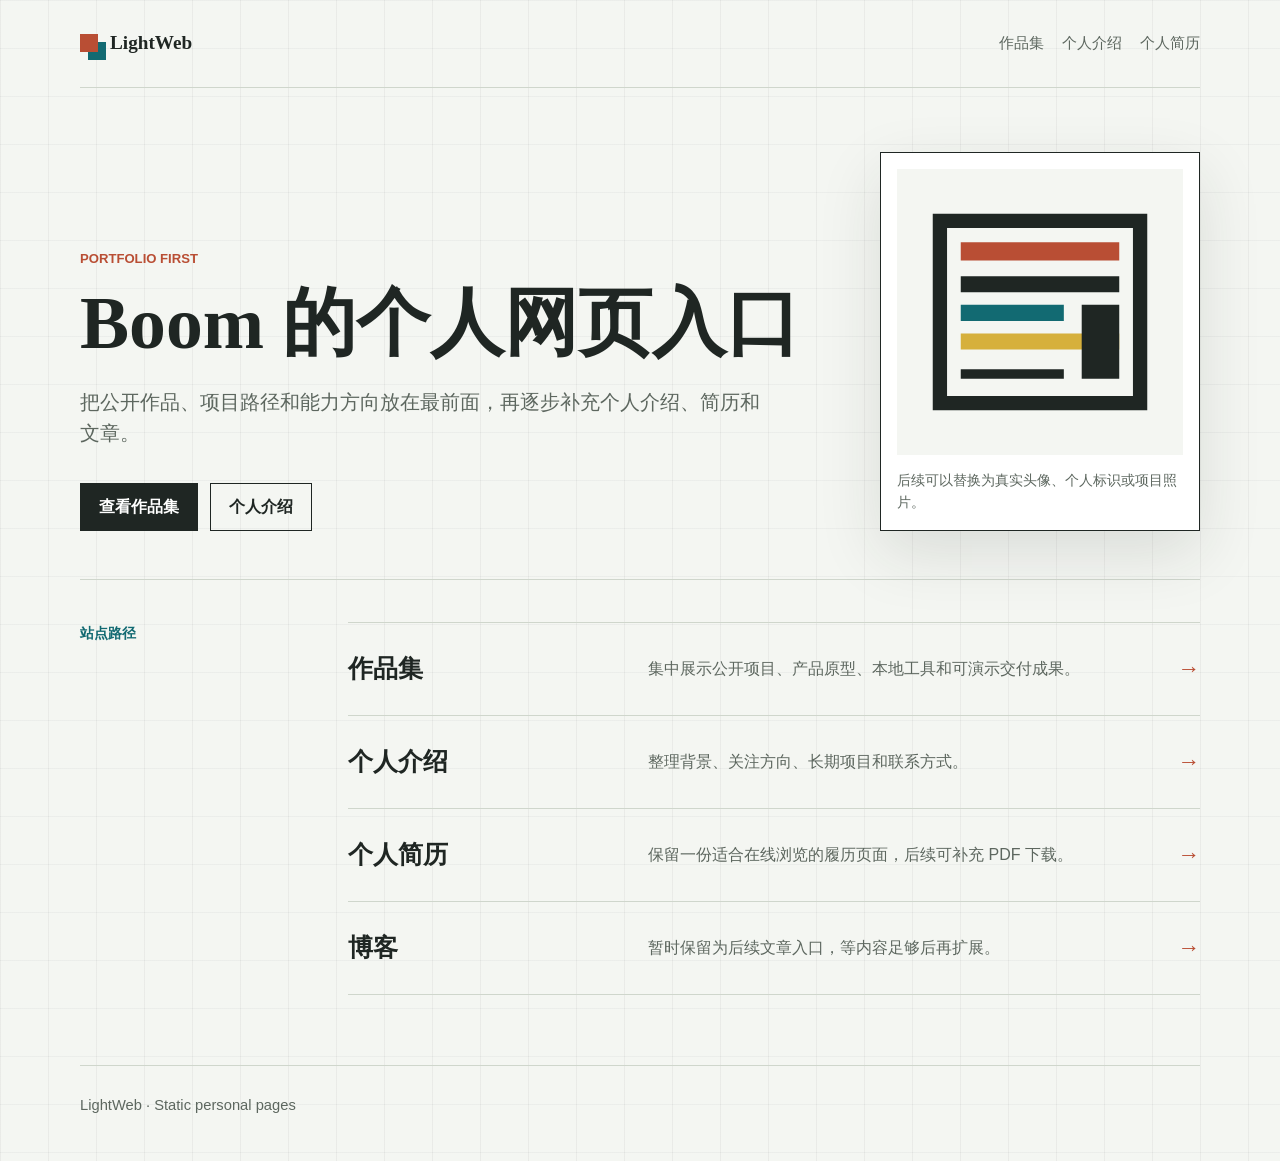
<file: index.html>
<!doctype html>
<html lang="zh-CN">
  <head>
    <meta charset="utf-8">
    <meta name="viewport" content="width=device-width, initial-scale=1">
    <meta name="description" content="Boom 的个人网页入口，汇总作品集、个人介绍和公开项目。">
    <link rel="icon" href="assets/images/profile-mark.svg" type="image/svg+xml">
    <link rel="stylesheet" href="assets/styles/site.css">
    <link rel="canonical" href="./">
    <title>Boom | LightWeb</title>
  </head>
  <body>
    <div class="site-shell">
      <header class="site-header">
        <a class="brand" href="./" aria-label="返回个人主页">
          <span class="brand-mark" aria-hidden="true"></span>
          <span>LightWeb</span>
        </a>
        <nav class="site-nav" aria-label="主导航">
          <a href="pages/projects/">作品集</a>
          <a href="pages/about/">个人介绍</a>
          <a href="pages/resume/">个人简历</a>
        </nav>
      </header>

      <main>
        <section class="hero" aria-labelledby="home-title">
          <div>
            <p class="eyebrow">Portfolio first</p>
            <h1 id="home-title">Boom 的个人网页入口</h1>
            <p class="lede">
              把公开作品、项目路径和能力方向放在最前面，再逐步补充个人介绍、简历和文章。
            </p>
            <div class="hero-actions" aria-label="主要入口">
              <a class="action-link" href="pages/projects/">查看作品集</a>
              <a class="action-link secondary" href="pages/about/">个人介绍</a>
            </div>
          </div>

          <figure class="profile-art">
            <img src="assets/images/profile-mark.svg" alt="LightWeb 个人站点标记">
            <figcaption>后续可以替换为真实头像、个人标识或项目照片。</figcaption>
          </figure>
        </section>

        <section class="route-band" aria-labelledby="routes-title">
          <p class="section-label" id="routes-title">站点路径</p>
          <ul class="route-list">
            <li>
              <a href="pages/projects/">
                <span class="route-title">作品集</span>
                <span class="route-desc">集中展示公开项目、产品原型、本地工具和可演示交付成果。</span>
                <span class="route-arrow" aria-hidden="true">→</span>
              </a>
            </li>
            <li>
              <a href="pages/about/">
                <span class="route-title">个人介绍</span>
                <span class="route-desc">整理背景、关注方向、长期项目和联系方式。</span>
                <span class="route-arrow" aria-hidden="true">→</span>
              </a>
            </li>
            <li>
              <a href="pages/resume/">
                <span class="route-title">个人简历</span>
                <span class="route-desc">保留一份适合在线浏览的履历页面，后续可补充 PDF 下载。</span>
                <span class="route-arrow" aria-hidden="true">→</span>
              </a>
            </li>
            <li>
              <a href="pages/blog/">
                <span class="route-title">博客</span>
                <span class="route-desc">暂时保留为后续文章入口，等内容足够后再扩展。</span>
                <span class="route-arrow" aria-hidden="true">→</span>
              </a>
            </li>
          </ul>
        </section>
      </main>

      <footer class="site-footer">
        <span>LightWeb · Static personal pages</span>
      </footer>
    </div>
  </body>
</html>
</file>
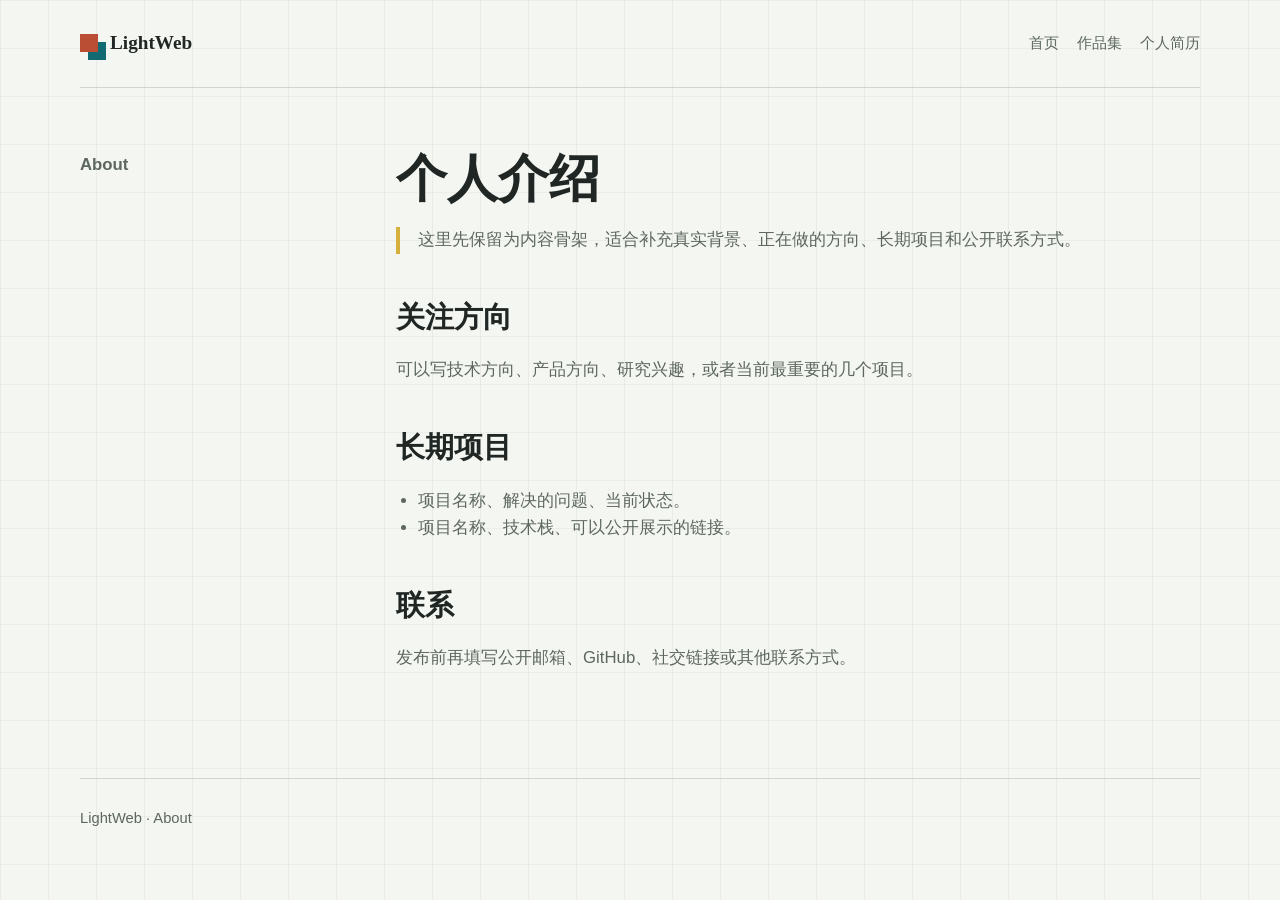
<file: pages/about/index.html>
<!doctype html>
<html lang="zh-CN">
  <head>
    <meta charset="utf-8">
    <meta name="viewport" content="width=device-width, initial-scale=1">
    <meta name="description" content="Boom 的个人介绍。">
    <link rel="icon" href="../../assets/images/profile-mark.svg" type="image/svg+xml">
    <link rel="stylesheet" href="../../assets/styles/site.css">
    <title>个人介绍 | LightWeb</title>
  </head>
  <body>
    <div class="site-shell">
      <header class="site-header">
        <a class="brand" href="../../" aria-label="返回个人主页">
          <span class="brand-mark" aria-hidden="true"></span>
          <span>LightWeb</span>
        </a>
        <nav class="site-nav" aria-label="主导航">
          <a href="../../">首页</a>
          <a href="../projects/">作品集</a>
          <a href="../resume/">个人简历</a>
        </nav>
      </header>

      <main class="content-page">
        <aside>
          <p class="section-label">About</p>
        </aside>
        <article>
          <h1>个人介绍</h1>
          <p class="page-note">
            这里先保留为内容骨架，适合补充真实背景、正在做的方向、长期项目和公开联系方式。
          </p>

          <h2>关注方向</h2>
          <p>可以写技术方向、产品方向、研究兴趣，或者当前最重要的几个项目。</p>

          <h2>长期项目</h2>
          <ul>
            <li>项目名称、解决的问题、当前状态。</li>
            <li>项目名称、技术栈、可以公开展示的链接。</li>
          </ul>

          <h2>联系</h2>
          <p>发布前再填写公开邮箱、GitHub、社交链接或其他联系方式。</p>
        </article>
      </main>

      <footer class="site-footer">
        <span>LightWeb · About</span>
      </footer>
    </div>
  </body>
</html>
</file>
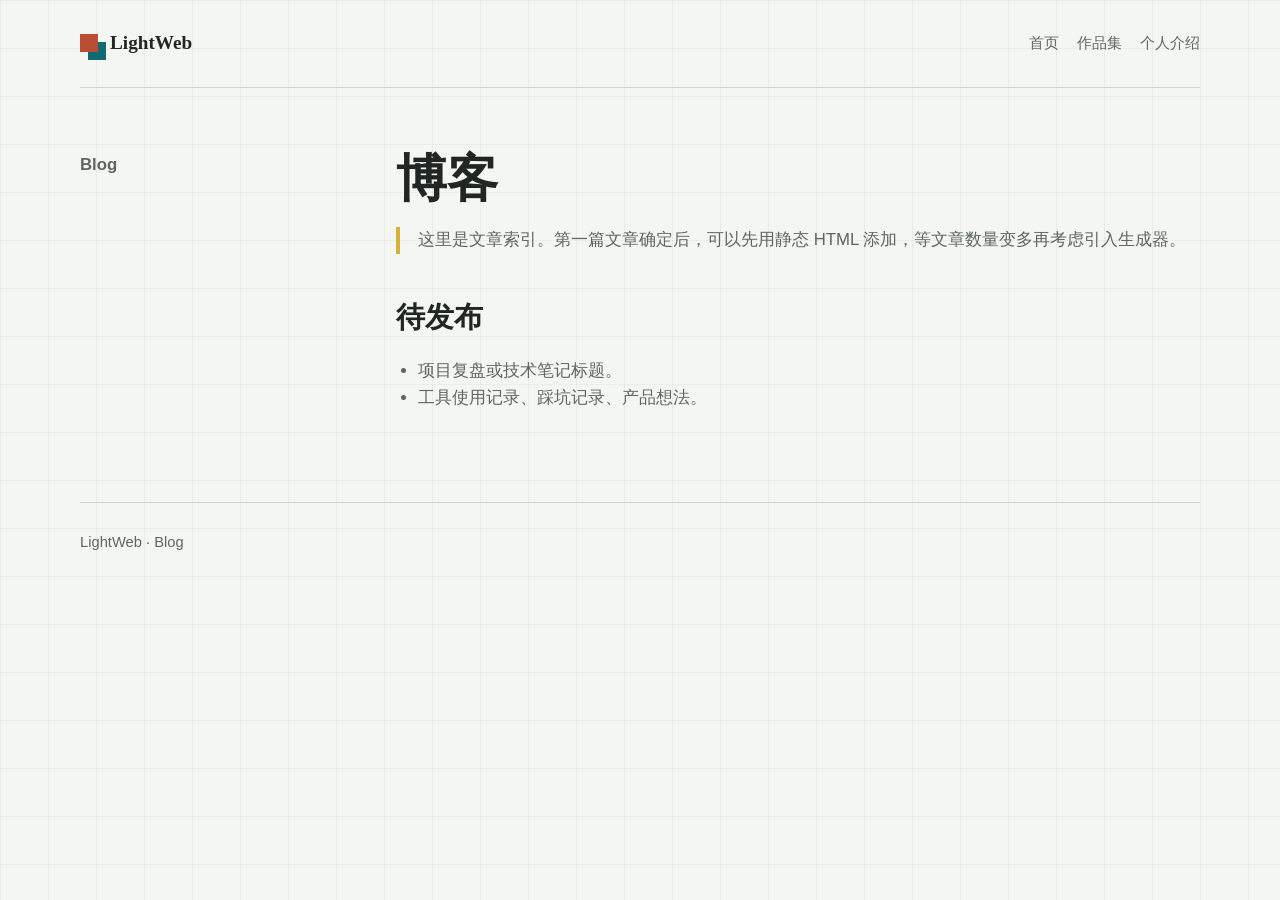
<file: pages/blog/index.html>
<!doctype html>
<html lang="zh-CN">
  <head>
    <meta charset="utf-8">
    <meta name="viewport" content="width=device-width, initial-scale=1">
    <meta name="description" content="Boom 的博客索引。">
    <link rel="icon" href="../../assets/images/profile-mark.svg" type="image/svg+xml">
    <link rel="stylesheet" href="../../assets/styles/site.css">
    <title>博客 | LightWeb</title>
  </head>
  <body>
    <div class="site-shell">
      <header class="site-header">
        <a class="brand" href="../../" aria-label="返回个人主页">
          <span class="brand-mark" aria-hidden="true"></span>
          <span>LightWeb</span>
        </a>
        <nav class="site-nav" aria-label="主导航">
          <a href="../../">首页</a>
          <a href="../projects/">作品集</a>
          <a href="../about/">个人介绍</a>
        </nav>
      </header>

      <main class="content-page">
        <aside>
          <p class="section-label">Blog</p>
        </aside>
        <article>
          <h1>博客</h1>
          <p class="page-note">
            这里是文章索引。第一篇文章确定后，可以先用静态 HTML 添加，等文章数量变多再考虑引入生成器。
          </p>

          <h2>待发布</h2>
          <ul>
            <li>项目复盘或技术笔记标题。</li>
            <li>工具使用记录、踩坑记录、产品想法。</li>
          </ul>
        </article>
      </main>

      <footer class="site-footer">
        <span>LightWeb · Blog</span>
      </footer>
    </div>
  </body>
</html>
</file>
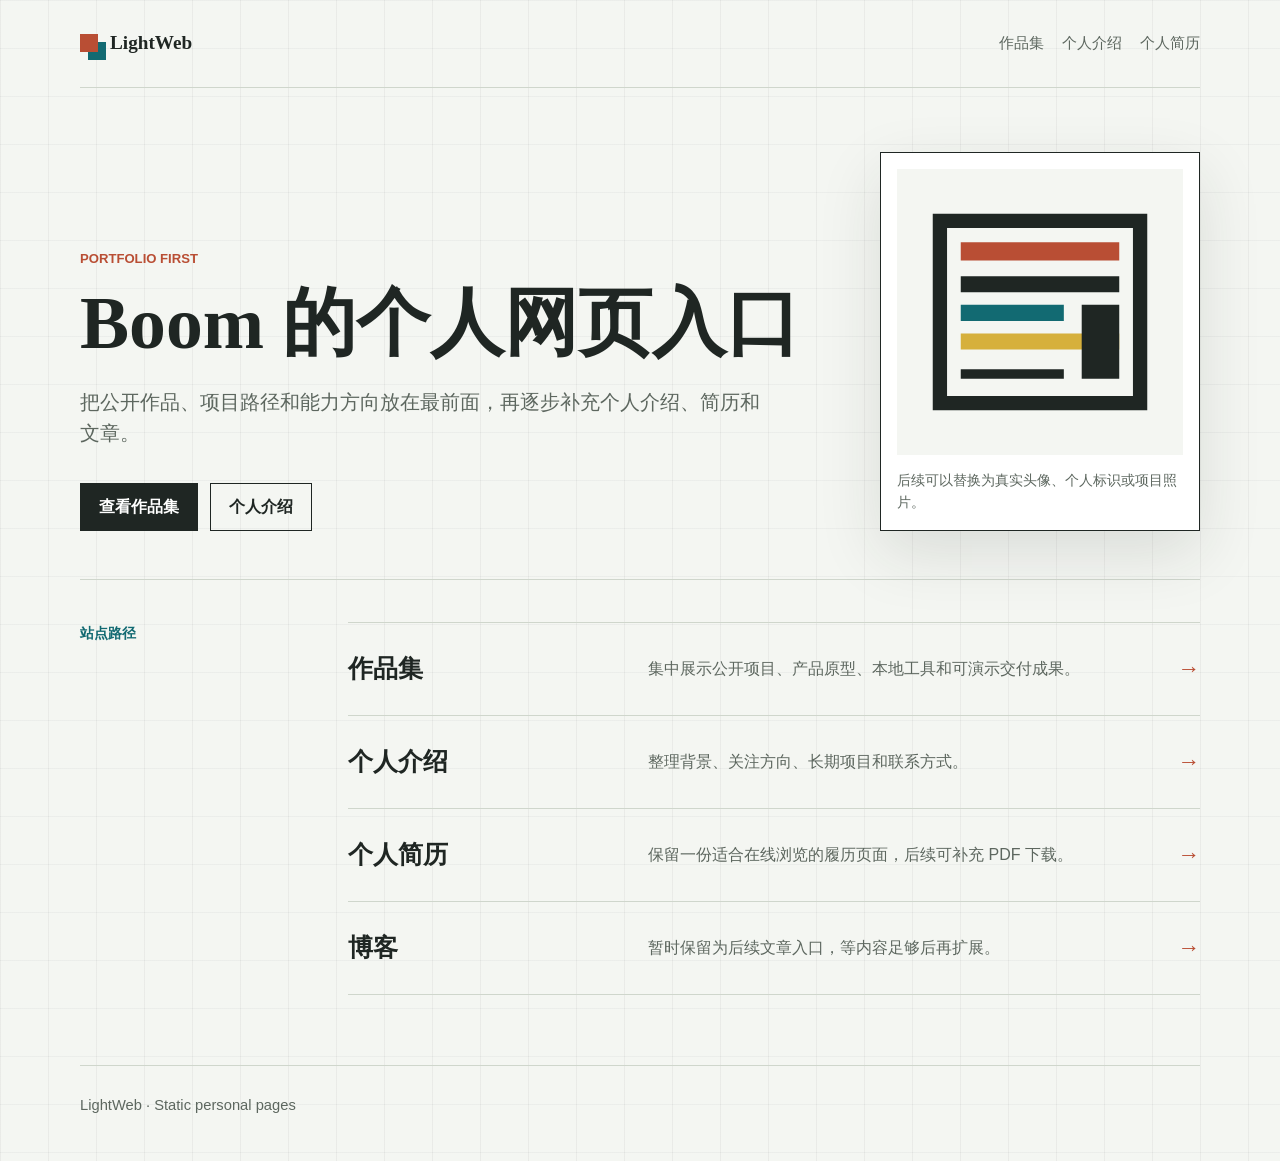
<file: pages/home/index.html>
<!doctype html>
<html lang="zh-CN">
  <head>
    <meta charset="utf-8">
    <meta name="viewport" content="width=device-width, initial-scale=1">
    <meta http-equiv="refresh" content="0; url=../../">
    <link rel="icon" href="../../assets/images/profile-mark.svg" type="image/svg+xml">
    <link rel="canonical" href="../../">
    <title>Boom | LightWeb</title>
  </head>
  <body>
    <main>
      <p><a href="../../">进入个人主页</a></p>
    </main>
  </body>
</html>
</file>
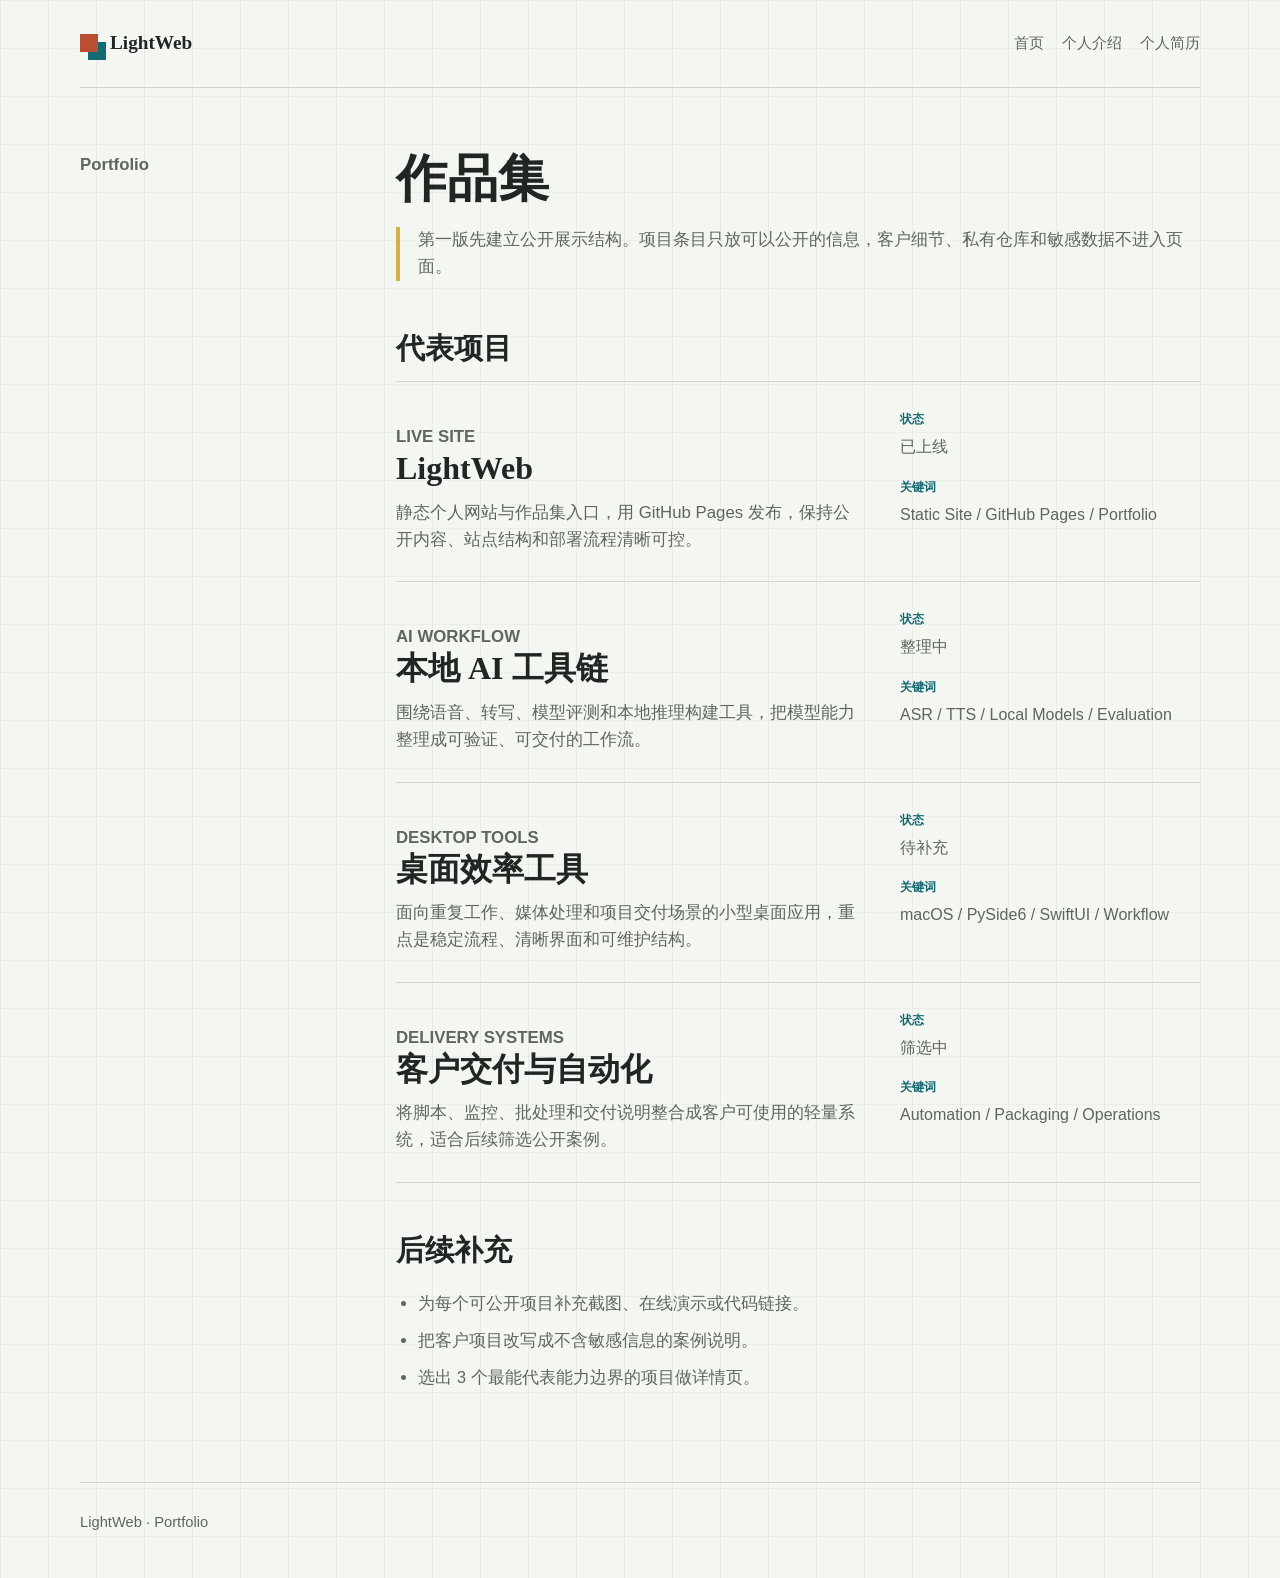
<file: pages/projects/index.html>
<!doctype html>
<html lang="zh-CN">
  <head>
    <meta charset="utf-8">
    <meta name="viewport" content="width=device-width, initial-scale=1">
    <meta name="description" content="Boom 的作品集，展示公开项目、产品原型和工具交付。">
    <link rel="icon" href="../../assets/images/profile-mark.svg" type="image/svg+xml">
    <link rel="stylesheet" href="../../assets/styles/site.css">
    <title>作品集 | LightWeb</title>
  </head>
  <body>
    <div class="site-shell">
      <header class="site-header">
        <a class="brand" href="../../" aria-label="返回个人主页">
          <span class="brand-mark" aria-hidden="true"></span>
          <span>LightWeb</span>
        </a>
        <nav class="site-nav" aria-label="主导航">
          <a href="../../">首页</a>
          <a href="../about/">个人介绍</a>
          <a href="../resume/">个人简历</a>
        </nav>
      </header>

      <main class="content-page portfolio-page">
        <aside>
          <p class="section-label">Portfolio</p>
        </aside>
        <article>
          <h1>作品集</h1>
          <p class="page-note">
            第一版先建立公开展示结构。项目条目只放可以公开的信息，客户细节、私有仓库和敏感数据不进入页面。
          </p>

          <section class="portfolio-section" aria-labelledby="featured-title">
            <h2 id="featured-title">代表项目</h2>
            <div class="project-list">
              <article class="project-item">
                <div>
                  <p class="project-kicker">Live site</p>
                  <h3>LightWeb</h3>
                  <p>
                    静态个人网站与作品集入口，用 GitHub Pages 发布，保持公开内容、站点结构和部署流程清晰可控。
                  </p>
                </div>
                <dl class="project-meta">
                  <div>
                    <dt>状态</dt>
                    <dd>已上线</dd>
                  </div>
                  <div>
                    <dt>关键词</dt>
                    <dd>Static Site / GitHub Pages / Portfolio</dd>
                  </div>
                </dl>
              </article>

              <article class="project-item">
                <div>
                  <p class="project-kicker">AI workflow</p>
                  <h3>本地 AI 工具链</h3>
                  <p>
                    围绕语音、转写、模型评测和本地推理构建工具，把模型能力整理成可验证、可交付的工作流。
                  </p>
                </div>
                <dl class="project-meta">
                  <div>
                    <dt>状态</dt>
                    <dd>整理中</dd>
                  </div>
                  <div>
                    <dt>关键词</dt>
                    <dd>ASR / TTS / Local Models / Evaluation</dd>
                  </div>
                </dl>
              </article>

              <article class="project-item">
                <div>
                  <p class="project-kicker">Desktop tools</p>
                  <h3>桌面效率工具</h3>
                  <p>
                    面向重复工作、媒体处理和项目交付场景的小型桌面应用，重点是稳定流程、清晰界面和可维护结构。
                  </p>
                </div>
                <dl class="project-meta">
                  <div>
                    <dt>状态</dt>
                    <dd>待补充</dd>
                  </div>
                  <div>
                    <dt>关键词</dt>
                    <dd>macOS / PySide6 / SwiftUI / Workflow</dd>
                  </div>
                </dl>
              </article>

              <article class="project-item">
                <div>
                  <p class="project-kicker">Delivery systems</p>
                  <h3>客户交付与自动化</h3>
                  <p>
                    将脚本、监控、批处理和交付说明整合成客户可使用的轻量系统，适合后续筛选公开案例。
                  </p>
                </div>
                <dl class="project-meta">
                  <div>
                    <dt>状态</dt>
                    <dd>筛选中</dd>
                  </div>
                  <div>
                    <dt>关键词</dt>
                    <dd>Automation / Packaging / Operations</dd>
                  </div>
                </dl>
              </article>
            </div>
          </section>

          <section class="portfolio-section" aria-labelledby="portfolio-next-title">
            <h2 id="portfolio-next-title">后续补充</h2>
            <ul class="portfolio-next">
              <li>为每个可公开项目补充截图、在线演示或代码链接。</li>
              <li>把客户项目改写成不含敏感信息的案例说明。</li>
              <li>选出 3 个最能代表能力边界的项目做详情页。</li>
            </ul>
          </section>
        </article>
      </main>

      <footer class="site-footer">
        <span>LightWeb · Portfolio</span>
      </footer>
    </div>
  </body>
</html>
</file>
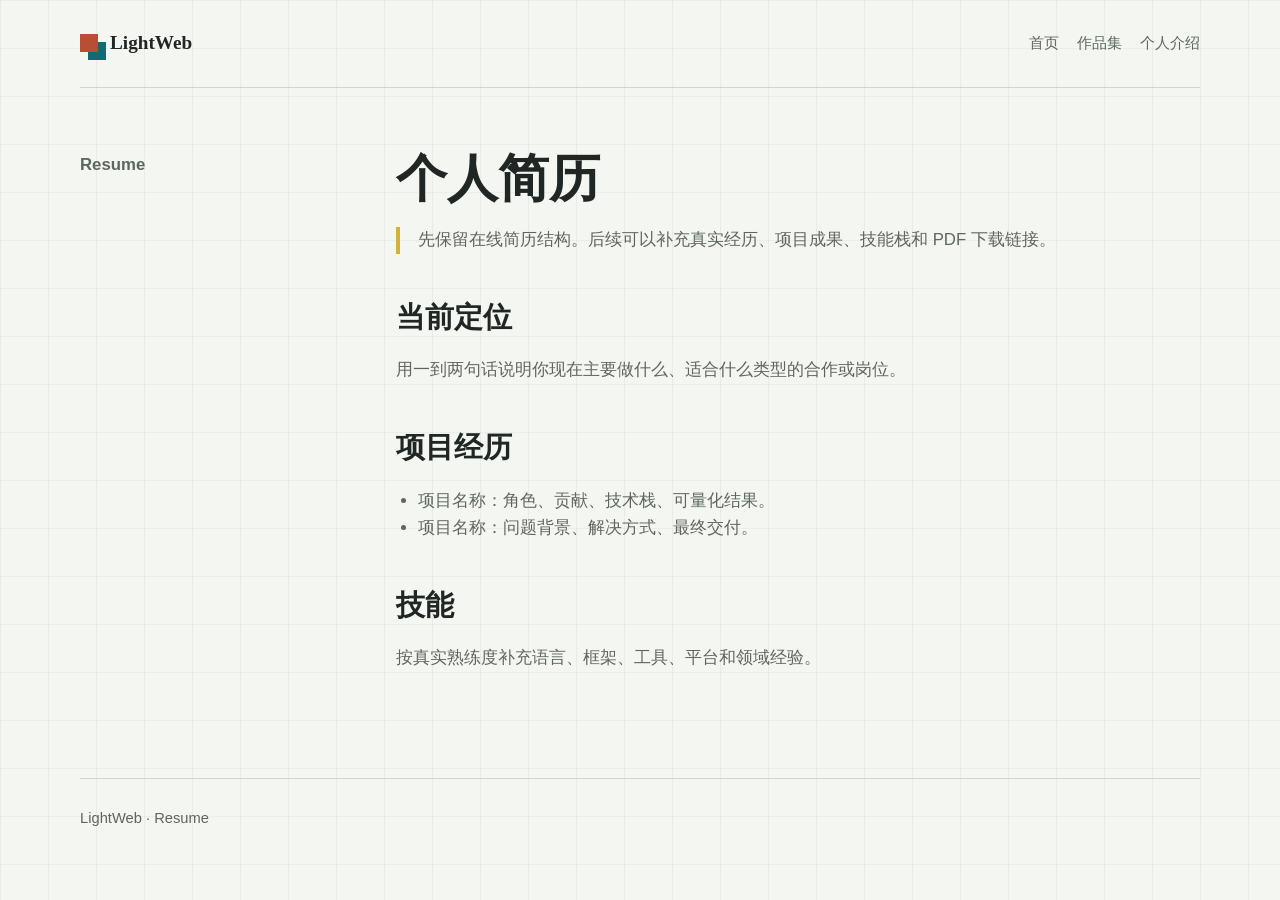
<file: pages/resume/index.html>
<!doctype html>
<html lang="zh-CN">
  <head>
    <meta charset="utf-8">
    <meta name="viewport" content="width=device-width, initial-scale=1">
    <meta name="description" content="Boom 的在线简历。">
    <link rel="icon" href="../../assets/images/profile-mark.svg" type="image/svg+xml">
    <link rel="stylesheet" href="../../assets/styles/site.css">
    <title>个人简历 | LightWeb</title>
  </head>
  <body>
    <div class="site-shell">
      <header class="site-header">
        <a class="brand" href="../../" aria-label="返回个人主页">
          <span class="brand-mark" aria-hidden="true"></span>
          <span>LightWeb</span>
        </a>
        <nav class="site-nav" aria-label="主导航">
          <a href="../../">首页</a>
          <a href="../projects/">作品集</a>
          <a href="../about/">个人介绍</a>
        </nav>
      </header>

      <main class="content-page">
        <aside>
          <p class="section-label">Resume</p>
        </aside>
        <article>
          <h1>个人简历</h1>
          <p class="page-note">
            先保留在线简历结构。后续可以补充真实经历、项目成果、技能栈和 PDF 下载链接。
          </p>

          <h2>当前定位</h2>
          <p>用一到两句话说明你现在主要做什么、适合什么类型的合作或岗位。</p>

          <h2>项目经历</h2>
          <ul>
            <li>项目名称：角色、贡献、技术栈、可量化结果。</li>
            <li>项目名称：问题背景、解决方式、最终交付。</li>
          </ul>

          <h2>技能</h2>
          <p>按真实熟练度补充语言、框架、工具、平台和领域经验。</p>
        </article>
      </main>

      <footer class="site-footer">
        <span>LightWeb · Resume</span>
      </footer>
    </div>
  </body>
</html>
</file>
<file: assets/styles/site.css>
:root {
  color-scheme: light;
  --paper: #f4f6f2;
  --paper-strong: #ffffff;
  --ink: #1f2623;
  --muted: #5d675f;
  --line: #cfd6cc;
  --rust: #b94e34;
  --teal: #126a72;
  --gold: #d6b03c;
  --shadow: 0 22px 60px rgba(31, 38, 35, 0.12);
  --serif: "Iowan Old Style", "Palatino Linotype", Georgia, serif;
  --sans: "Avenir Next", "Gill Sans", "Trebuchet MS", sans-serif;
}

* {
  box-sizing: border-box;
}

html {
  min-height: 100%;
}

body {
  min-height: 100%;
  margin: 0;
  color: var(--ink);
  background:
    linear-gradient(90deg, rgba(31, 38, 35, 0.05) 1px, transparent 1px),
    linear-gradient(180deg, rgba(31, 38, 35, 0.04) 1px, transparent 1px),
    var(--paper);
  background-size: 48px 48px, 48px 48px, auto;
  font-family: var(--sans);
  line-height: 1.6;
}

a {
  color: inherit;
}

a:focus-visible,
button:focus-visible {
  outline: 3px solid var(--gold);
  outline-offset: 4px;
}

.site-shell {
  width: min(1120px, calc(100% - 40px));
  margin: 0 auto;
}

.site-header {
  display: flex;
  align-items: center;
  justify-content: space-between;
  gap: 24px;
  padding: 28px 0;
}

.brand {
  display: inline-flex;
  align-items: center;
  gap: 12px;
  font-family: var(--serif);
  font-size: 1.2rem;
  font-weight: 700;
  text-decoration: none;
}

.brand-mark {
  width: 18px;
  height: 18px;
  background: var(--rust);
  box-shadow: 8px 8px 0 var(--teal);
}

.site-nav {
  display: flex;
  flex-wrap: wrap;
  justify-content: flex-end;
  gap: 8px 18px;
  font-size: 0.95rem;
}

.site-nav a {
  color: var(--muted);
  text-decoration: none;
}

.site-nav a:hover {
  color: var(--ink);
}

.hero {
  display: grid;
  grid-template-columns: minmax(0, 1fr) 320px;
  align-items: end;
  gap: 56px;
  padding: 64px 0 48px;
  border-top: 1px solid var(--line);
}

.eyebrow {
  margin: 0 0 18px;
  color: var(--rust);
  font-size: 0.82rem;
  font-weight: 700;
  letter-spacing: 0;
  text-transform: uppercase;
}

.hero h1 {
  max-width: 760px;
  margin: 0;
  font-family: var(--serif);
  font-size: 4.6rem;
  line-height: 0.98;
  letter-spacing: 0;
}

.lede {
  max-width: 680px;
  margin: 28px 0 0;
  color: var(--muted);
  font-size: 1.22rem;
}

.hero-actions {
  display: flex;
  flex-wrap: wrap;
  gap: 12px;
  margin-top: 34px;
}

.action-link {
  display: inline-flex;
  align-items: center;
  justify-content: center;
  min-height: 44px;
  padding: 10px 18px;
  border: 1px solid var(--ink);
  background: var(--ink);
  color: var(--paper-strong);
  font-weight: 700;
  text-decoration: none;
}

.action-link.secondary {
  background: transparent;
  color: var(--ink);
}

.profile-art {
  margin: 0;
  padding: 16px;
  border: 1px solid var(--ink);
  background: var(--paper-strong);
  box-shadow: var(--shadow);
}

.profile-art img {
  display: block;
  width: 100%;
  aspect-ratio: 1;
  object-fit: cover;
}

.profile-art figcaption {
  margin-top: 14px;
  color: var(--muted);
  font-size: 0.88rem;
}

.route-band {
  display: grid;
  grid-template-columns: 220px minmax(0, 1fr);
  gap: 48px;
  padding: 42px 0 70px;
  border-top: 1px solid var(--line);
}

.section-label {
  margin: 0;
  color: var(--teal);
  font-size: 0.9rem;
  font-weight: 800;
}

.route-list {
  display: grid;
  gap: 0;
  margin: 0;
  padding: 0;
  list-style: none;
  border-top: 1px solid var(--line);
}

.route-list li {
  border-bottom: 1px solid var(--line);
}

.route-list a {
  display: grid;
  grid-template-columns: minmax(120px, 0.55fr) minmax(0, 1fr) auto;
  gap: 20px;
  align-items: center;
  min-height: 92px;
  text-decoration: none;
}

.route-title {
  font-family: var(--serif);
  font-size: 1.55rem;
  font-weight: 700;
}

.route-desc {
  color: var(--muted);
}

.route-arrow {
  color: var(--rust);
  font-size: 1.4rem;
}

.route-list a:hover .route-title {
  color: var(--rust);
}

.content-page {
  display: grid;
  grid-template-columns: 260px minmax(0, 1fr);
  gap: 56px;
  padding: 64px 0 90px;
  border-top: 1px solid var(--line);
}

.content-page h1 {
  margin: 0;
  font-family: var(--serif);
  font-size: 3.2rem;
  line-height: 1.05;
  letter-spacing: 0;
}

.content-page h2 {
  margin: 40px 0 10px;
  font-family: var(--serif);
  font-size: 1.8rem;
  letter-spacing: 0;
}

.content-page p,
.content-page li {
  color: var(--muted);
  font-size: 1.05rem;
}

.content-page ul {
  margin: 18px 0 0;
  padding-left: 22px;
}

.page-note {
  margin: 22px 0 0;
  padding-left: 18px;
  border-left: 4px solid var(--gold);
}

.portfolio-section {
  margin-top: 44px;
}

.project-list {
  display: grid;
  border-top: 1px solid var(--line);
}

.project-item {
  display: grid;
  grid-template-columns: minmax(0, 1fr) 300px;
  gap: 36px;
  padding: 28px 0;
  border-bottom: 1px solid var(--line);
}

.project-kicker {
  margin: 0 0 8px;
  color: var(--rust);
  font-size: 0.78rem;
  font-weight: 800;
  letter-spacing: 0;
  text-transform: uppercase;
}

.project-item h3 {
  margin: 0;
  font-family: var(--serif);
  font-size: 2rem;
  line-height: 1.08;
  letter-spacing: 0;
}

.project-item p {
  max-width: 620px;
  margin: 14px 0 0;
}

.project-meta {
  display: grid;
  align-content: start;
  gap: 18px;
  margin: 0;
  padding: 0;
}

.project-meta div {
  display: grid;
  gap: 4px;
}

.project-meta dt {
  color: var(--teal);
  font-size: 0.78rem;
  font-weight: 800;
}

.project-meta dd {
  margin: 0;
  color: var(--muted);
}

.portfolio-next {
  display: grid;
  gap: 10px;
}

.site-footer {
  padding: 28px 0 44px;
  border-top: 1px solid var(--line);
  color: var(--muted);
  font-size: 0.92rem;
}

@media (max-width: 820px) {
  .site-shell {
    width: min(100% - 28px, 1120px);
  }

  .site-header {
    align-items: flex-start;
    flex-direction: column;
  }

  .site-nav {
    justify-content: flex-start;
  }

  .hero,
  .route-band,
  .content-page,
  .project-item {
    grid-template-columns: 1fr;
    gap: 28px;
  }

  .hero {
    padding-top: 38px;
  }

  .hero h1 {
    font-size: 3.15rem;
  }

  .profile-art {
    max-width: 340px;
  }

  .route-list a {
    grid-template-columns: 1fr auto;
    gap: 8px 16px;
    padding: 18px 0;
  }

  .route-desc {
    grid-column: 1 / -1;
  }

  .content-page h1 {
    font-size: 2.45rem;
  }
}

@media (max-width: 460px) {
  .hero h1 {
    font-size: 2.55rem;
  }

  .lede {
    font-size: 1.05rem;
  }

  .hero-actions {
    flex-direction: column;
  }

  .action-link {
    width: 100%;
  }
}
</file>
